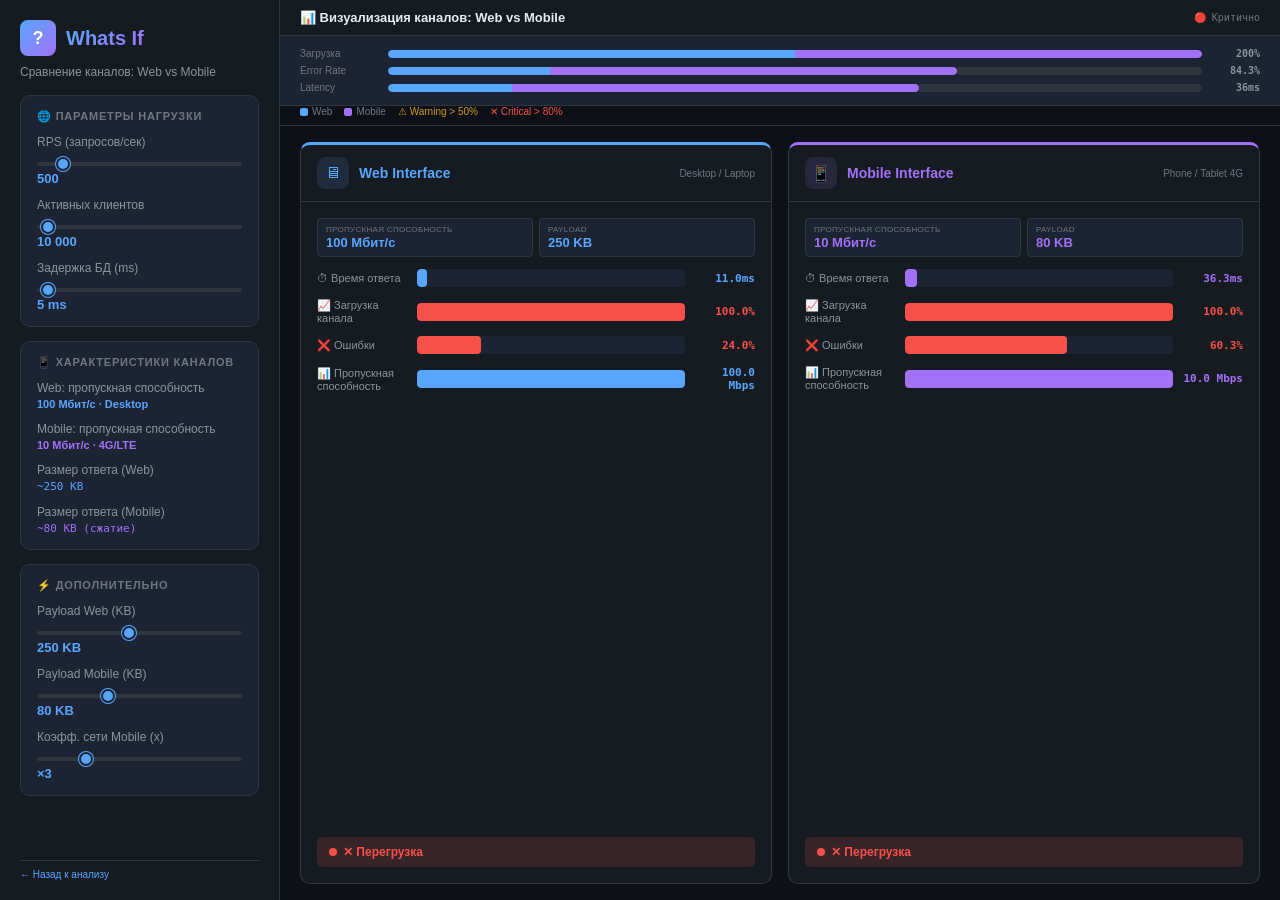
<file: static/interfaces.html>
<!DOCTYPE html>
<html lang="ru">
<head>
<meta charset="UTF-8">
<meta name="viewport" content="width=device-width, initial-scale=1.0">
<title>Whats If — Интерфейсы: Web vs Mobile</title>
<link rel="stylesheet" href="/static/css/style.css">
<style>
:root {
  --web-color: #58a6ff;
  --web-bg: rgba(88,166,255,0.12);
  --mobile-color: #a371f7;
  --mobile-bg: rgba(163,113,247,0.12);
}

.interface-grid {
  display: grid;
  grid-template-columns: 1fr 1fr;
  gap: 16px;
  padding: 16px 20px;
  flex: 1;
  overflow: auto;
}

.interface-card {
  border: 1px solid var(--border);
  border-radius: var(--radius);
  background: var(--bg-secondary);
  display: flex;
  flex-direction: column;
  overflow: hidden;
}

.interface-card.web { border-top: 3px solid var(--web-color); }
.interface-card.mobile { border-top: 3px solid var(--mobile-color); }

.interface-header {
  padding: 12px 16px;
  border-bottom: 1px solid var(--border);
  display: flex;
  align-items: center;
  gap: 10px;
}

.interface-header .icon {
  width: 32px; height: 32px;
  border-radius: 8px;
  display: flex;
  align-items: center;
  justify-content: center;
  font-size: 16px;
}

.interface-card.web .icon { background: var(--web-bg); color: var(--web-color); }
.interface-card.mobile .icon { background: var(--mobile-bg); color: var(--mobile-color); }

.interface-header .title {
  font-size: 14px;
  font-weight: 700;
}

.interface-card.web .title { color: var(--web-color); }
.interface-card.mobile .title { color: var(--mobile-color); }

.interface-header .sub {
  font-size: 10px;
  color: var(--text-muted);
  margin-left: auto;
}

.channel-diagram {
  padding: 16px;
  flex: 1;
  display: flex;
  flex-direction: column;
  gap: 12px;
}

.channel-row {
  display: flex;
  align-items: center;
  gap: 10px;
}

.channel-row .label {
  font-size: 11px;
  color: var(--text-secondary);
  width: 90px;
  flex-shrink: 0;
}

.channel-row .bar-track {
  flex: 1;
  height: 18px;
  background: var(--bg-card);
  border-radius: 4px;
  overflow: hidden;
  position: relative;
}

.channel-row .bar-fill {
  height: 100%;
  border-radius: 4px;
  transition: width 0.4s ease, background 0.4s ease;
}

.channel-row .bar-track.web .bar-fill { background: var(--web-color); }
.channel-row .bar-track.mobile .bar-fill { background: var(--mobile-color); }

.channel-row .bar-value {
  font-size: 11px;
  font-weight: 600;
  width: 60px;
  text-align: right;
  font-family: var(--font-mono);
  flex-shrink: 0;
}

.channel-status {
  display: flex;
  align-items: center;
  gap: 6px;
  padding: 8px 12px;
  border-radius: var(--radius-sm);
  font-size: 12px;
  font-weight: 600;
  margin-top: auto;
}

.channel-status .dot {
  width: 8px; height: 8px;
  border-radius: 50%;
}

.channel-status.healthy { background: var(--green-bg); color: var(--green); }
.channel-status.healthy .dot { background: var(--green); }
.channel-status.warning { background: var(--yellow-bg); color: var(--yellow); }
.channel-status.warning .dot { background: var(--yellow); }
.channel-status.critical { background: var(--red-bg); color: var(--red); }
.channel-status.critical .dot { background: var(--red); animation: pulse-opacity 1s ease-in-out infinite; }

.metrics-row {
  display: grid;
  grid-template-columns: 1fr 1fr;
  gap: 6px;
}

.metric-mini {
  background: var(--bg-card);
  border: 1px solid var(--border);
  border-radius: 4px;
  padding: 6px 8px;
}

.metric-mini .m-label {
  font-size: 8px;
  color: var(--text-muted);
  text-transform: uppercase;
  letter-spacing: 0.3px;
}

.metric-mini .m-value {
  font-size: 13px;
  font-weight: 700;
  margin-top: 1px;
}

.comparison-bar {
  padding: 12px 20px;
  border-bottom: 1px solid var(--border);
  background: var(--bg-card);
}

.comparison-bar .comp-row {
  display: flex;
  align-items: center;
  gap: 8px;
  margin-bottom: 6px;
}

.comparison-bar .comp-row:last-child { margin-bottom: 0; }

.comparison-bar .comp-label {
  font-size: 10px;
  color: var(--text-muted);
  width: 80px;
  flex-shrink: 0;
}

.comparison-bar .comp-track {
  flex: 1;
  height: 8px;
  border-radius: 4px;
  background: var(--bg-primary);
  display: flex;
  overflow: hidden;
}

.comparison-bar .comp-track .seg-web {
  height: 100%;
  background: var(--web-color);
  transition: width 0.4s ease;
  border-radius: 4px 0 0 4px;
}

.comparison-bar .comp-track .seg-mobile {
  height: 100%;
  background: var(--mobile-color);
  transition: width 0.4s ease;
  border-radius: 0 4px 4px 0;
}

.comparison-bar .comp-track .seg-free {
  height: 100%;
  background: var(--border);
  transition: width 0.4s ease;
}

.comparison-bar .comp-value {
  font-size: 10px;
  font-weight: 600;
  width: 50px;
  text-align: right;
  font-family: var(--font-mono);
  flex-shrink: 0;
}

.control-panel {
  padding: 8px 20px;
  display: flex;
  gap: 16px;
  align-items: center;
  border-bottom: 1px solid var(--border);
  background: var(--bg-primary);
  flex-wrap: wrap;
}

.control-panel .ctrl-group {
  display: flex;
  align-items: center;
  gap: 6px;
}

.control-panel .ctrl-group label {
  font-size: 10px;
  color: var(--text-muted);
  white-space: nowrap;
  text-transform: uppercase;
  letter-spacing: 0.3px;
}

.control-panel input[type="range"] {
  width: 100px;
  height: 3px;
  -webkit-appearance: none;
  appearance: none;
  background: var(--border);
  border-radius: 2px;
  outline: none;
}

.control-panel input[type="range"]::-webkit-slider-thumb {
  -webkit-appearance: none;
  width: 10px; height: 10px;
  border-radius: 50%;
  background: var(--accent);
  cursor: pointer;
  border: 1px solid var(--bg-card);
}

.control-panel .ctrl-value {
  font-size: 11px;
  font-weight: 600;
  color: var(--accent);
  width: 50px;
  font-family: var(--font-mono);
}

.legend {
  display: flex;
  gap: 12px;
  padding: 0 20px 8px;
  font-size: 10px;
  color: var(--text-muted);
  border-bottom: 1px solid var(--border);
}

.legend .leg-item {
  display: flex;
  align-items: center;
  gap: 4px;
}

.legend .leg-dot {
  width: 8px; height: 8px;
  border-radius: 2px;
}

.legend .leg-dot.web { background: var(--web-color); }
.legend .leg-dot.mobile { background: var(--mobile-color); }

@media (max-width: 900px) {
  .interface-grid { grid-template-columns: 1fr; }
  .control-panel { gap: 8px; }
  .control-panel input[type="range"] { width: 70px; }
}
</style>
</head>
<body>

<div class="app">
  <aside class="sidebar" style="width:280px;min-width:280px">
    <div class="logo">
      <span class="logo-icon">?</span>
      <span class="logo-text">Whats If</span>
    </div>
    <p class="subtitle">Сравнение каналов: Web vs Mobile</p>

    <div class="panel-section">
      <h3>🌐 Параметры нагрузки</h3>

      <div class="field">
        <label for="rpsSlider">RPS (запросов/сек)</label>
        <input type="range" id="rpsSlider" min="10" max="5000" value="500" step="10">
        <div class="field-value"><span id="rpsVal">500</span></div>
      </div>

      <div class="field">
        <label for="clientsSlider">Активных клиентов</label>
        <input type="range" id="clientsSlider" min="100" max="500000" value="10000" step="100">
        <div class="field-value"><span id="clientsVal">10 000</span></div>
      </div>

      <div class="field">
        <label for="dbLatencySlider">Задержка БД (ms)</label>
        <input type="range" id="dbLatencySlider" min="1" max="200" value="5" step="1">
        <div class="field-value"><span id="dbLatencyVal">5</span> ms</div>
      </div>
    </div>

    <div class="panel-section">
      <h3>📱 Характеристики каналов</h3>

      <div class="field">
        <label>Web: пропускная способность</label>
        <div style="font-size:11px;color:var(--web-color);font-weight:600">100 Мбит/с · Desktop</div>
      </div>
      <div class="field">
        <label>Mobile: пропускная способность</label>
        <div style="font-size:11px;color:var(--mobile-color);font-weight:600">10 Мбит/с · 4G/LTE</div>
      </div>
      <div class="field">
        <label>Размер ответа (Web)</label>
        <div style="font-size:11px;color:var(--web-color);font-family:var(--font-mono)">~250 KB</div>
      </div>
      <div class="field">
        <label>Размер ответа (Mobile)</label>
        <div style="font-size:11px;color:var(--mobile-color);font-family:var(--font-mono)">~80 KB (сжатие)</div>
      </div>
    </div>

    <div class="panel-section">
      <h3>⚡ Дополнительно</h3>
      <div class="field">
        <label for="payloadWeb">Payload Web (KB)</label>
        <input type="range" id="payloadWeb" min="50" max="500" value="250" step="10">
        <div class="field-value"><span id="payloadWebVal">250</span> KB</div>
      </div>
      <div class="field">
        <label for="payloadMobile">Payload Mobile (KB)</label>
        <input type="range" id="payloadMobile" min="20" max="200" value="80" step="5">
        <div class="field-value"><span id="payloadMobileVal">80</span> KB</div>
      </div>
      <div class="field">
        <label for="mobileLatency">Коэфф. сети Mobile (x)</label>
        <input type="range" id="mobileLatency" min="1" max="10" value="3" step="0.5">
        <div class="field-value">×<span id="mobileLatencyVal">3</span></div>
      </div>
    </div>

    <div style="margin-top:auto;padding-top:8px;border-top:1px solid var(--border);font-size:10px;color:var(--text-muted)">
      <a href="/" style="color:var(--accent);text-decoration:none">← Назад к анализу</a>
    </div>
  </aside>

  <main class="main">
    <div class="top-bar">
      <div class="top-bar-left">
        <span class="scenario-label">📊 Визуализация каналов: Web vs Mobile</span>
      </div>
      <div class="last-updated" id="statusIndicator">🟢 Работает</div>
    </div>

    <div class="comparison-bar" id="comparisonBar">
      <div class="comp-row">
        <span class="comp-label">Загрузка</span>
        <div class="comp-track">
          <div class="seg-web" id="compLoadWeb" style="width:30%"></div>
          <div class="seg-mobile" id="compLoadMobile" style="width:40%"></div>
          <div class="seg-free" id="compLoadFree" style="width:30%"></div>
        </div>
        <span class="comp-value" id="compLoadVal" style="color:var(--text-secondary)">—</span>
      </div>
      <div class="comp-row">
        <span class="comp-label">Error Rate</span>
        <div class="comp-track">
          <div class="seg-web" id="compErrWeb" style="width:5%"></div>
          <div class="seg-mobile" id="compErrMobile" style="width:8%"></div>
          <div class="seg-free" id="compErrFree" style="width:87%"></div>
        </div>
        <span class="comp-value" id="compErrVal" style="color:var(--text-secondary)">—</span>
      </div>
      <div class="comp-row">
        <span class="comp-label">Latency</span>
        <div class="comp-track">
          <div class="seg-web" id="compLatWeb" style="width:20%"></div>
          <div class="seg-mobile" id="compLatMobile" style="width:35%"></div>
          <div class="seg-free" id="compLatFree" style="width:45%"></div>
        </div>
        <span class="comp-value" id="compLatVal" style="color:var(--text-secondary)">—</span>
      </div>
    </div>

    <div class="legend">
      <span class="leg-item"><span class="leg-dot web"></span> Web</span>
      <span class="leg-item"><span class="leg-dot mobile"></span> Mobile</span>
      <span class="leg-item" style="color:var(--yellow)">⚠ Warning &gt; 50%</span>
      <span class="leg-item" style="color:var(--red)">✕ Critical &gt; 80%</span>
    </div>

    <div class="interface-grid" id="interfaceGrid">
      <!-- Web Channel -->
      <div class="interface-card web">
        <div class="interface-header">
          <div class="icon">🖥</div>
          <span class="title">Web Interface</span>
          <span class="sub">Desktop / Laptop</span>
        </div>
        <div class="channel-diagram">
          <div class="metrics-row">
            <div class="metric-mini">
              <div class="m-label">Пропускная способность</div>
              <div class="m-value" style="color:var(--web-color)" id="webBandwidth">100 Мбит/с</div>
            </div>
            <div class="metric-mini">
              <div class="m-label">Payload</div>
              <div class="m-value" style="color:var(--web-color)" id="webPayload">250 KB</div>
            </div>
          </div>
          <div class="channel-row">
            <span class="label">⏱ Время ответа</span>
            <div class="bar-track web"><div class="bar-fill" id="webLatBar" style="width:15%"></div></div>
            <span class="bar-value" id="webLatVal" style="color:var(--web-color)">15ms</span>
          </div>
          <div class="channel-row">
            <span class="label">📈 Загрузка канала</span>
            <div class="bar-track web"><div class="bar-fill" id="webLoadBar" style="width:25%"></div></div>
            <span class="bar-value" id="webLoadVal" style="color:var(--web-color)">25%</span>
          </div>
          <div class="channel-row">
            <span class="label">❌ Ошибки</span>
            <div class="bar-track web"><div class="bar-fill" id="webErrBar" style="width:5%"></div></div>
            <span class="bar-value" id="webErrVal" style="color:var(--web-color)">0.5%</span>
          </div>
          <div class="channel-row">
            <span class="label">📊 Пропускная способность</span>
            <div class="bar-track web"><div class="bar-fill" id="webThroughputBar" style="width:20%"></div></div>
            <span class="bar-value" id="webThroughputVal" style="color:var(--web-color)">20 Mbps</span>
          </div>
          <div class="channel-status healthy" id="webStatus">
            <span class="dot"></span>
            <span id="webStatusText">✓ Здоров</span>
          </div>
        </div>
      </div>

      <!-- Mobile Channel -->
      <div class="interface-card mobile">
        <div class="interface-header">
          <div class="icon">📱</div>
          <span class="title">Mobile Interface</span>
          <span class="sub">Phone / Tablet 4G</span>
        </div>
        <div class="channel-diagram">
          <div class="metrics-row">
            <div class="metric-mini">
              <div class="m-label">Пропускная способность</div>
              <div class="m-value" style="color:var(--mobile-color)" id="mobileBandwidth">10 Мбит/с</div>
            </div>
            <div class="metric-mini">
              <div class="m-label">Payload</div>
              <div class="m-value" style="color:var(--mobile-color)" id="mobilePayload">80 KB</div>
            </div>
          </div>
          <div class="channel-row">
            <span class="label">⏱ Время ответа</span>
            <div class="bar-track mobile"><div class="bar-fill" id="mobileLatBar" style="width:35%"></div></div>
            <span class="bar-value" id="mobileLatVal" style="color:var(--mobile-color)">45ms</span>
          </div>
          <div class="channel-row">
            <span class="label">📈 Загрузка канала</span>
            <div class="bar-track mobile"><div class="bar-fill" id="mobileLoadBar" style="width:40%"></div></div>
            <span class="bar-value" id="mobileLoadVal" style="color:var(--mobile-color)">40%</span>
          </div>
          <div class="channel-row">
            <span class="label">❌ Ошибки</span>
            <div class="bar-track mobile"><div class="bar-fill" id="mobileErrBar" style="width:8%"></div></div>
            <span class="bar-value" id="mobileErrVal" style="color:var(--mobile-color)">1.2%</span>
          </div>
          <div class="channel-row">
            <span class="label">📊 Пропускная способность</span>
            <div class="bar-track mobile"><div class="bar-fill" id="mobileThroughputBar" style="width:30%"></div></div>
            <span class="bar-value" id="mobileThroughputVal" style="color:var(--mobile-color)">3 Mbps</span>
          </div>
          <div class="channel-status healthy" id="mobileStatus">
            <span class="dot"></span>
            <span id="mobileStatusText">✓ Здоров</span>
          </div>
        </div>
      </div>
    </div>
  </main>
</div>

<script>
const $ = id => document.getElementById(id);

const rpsSlider = $('rpsSlider');
const clientsSlider = $('clientsSlider');
const dbLatSlider = $('dbLatencySlider');
const payloadWeb = $('payloadWeb');
const payloadMobile = $('payloadMobile');
const mobileLatFactor = $('mobileLatency');

const WB = 100;     // Web bandwidth: 100 Mbps
const MB = 10;      // Mobile bandwidth: 10 Mbps

function fmt(n) { return Number(n).toLocaleString('ru-RU'); }

function cap(v) { return Math.min(100, Math.max(0, v)); }

function update() {
  const rps = +rpsSlider.value;
  const clients = +clientsSlider.value;
  const dbLat = +dbLatSlider.value;
  const pWeb = +payloadWeb.value;      // KB
  const pMobile = +payloadMobile.value; // KB
  const mobileNet = +mobileLatFactor.value;

  // ── Web Channel ──────────────────────────────────────
  // Web: high bandwidth, low latency overhead
  const webRpsPerClient = rps / Math.max(1, clients / 1000);
  const webPayloadMbit = (pWeb * 8) / 1000; // KB → Mbit
  const webNetLat = 2 + dbLat * 0.3;         // network + DB
  const webQueueLat = (rps / 100) * 1.5;     // queueing delay
  const webLat = webNetLat + webQueueLat;

  const webDataRate = rps * webPayloadMbit; // Mbps
  const webLoadPct = cap((webDataRate / WB) * 100);

  const webErrBase = webLoadPct > 80 ? (webLoadPct - 80) * 1.2 : 0;
  const webErrRate = cap(webErrBase + (dbLat > 50 ? (dbLat - 50) * 0.05 : 0));

  const webThroughput = Math.min(WB, webDataRate);
  const webThroughputPct = cap((webThroughput / WB) * 100);

  const webStatus = webLoadPct >= 80 ? 'critical' : webLoadPct >= 50 ? 'warning' : 'healthy';

  // ── Mobile Channel ───────────────────────────────────
  // Mobile: limited bandwidth, higher network latency, compression
  const mobileRpsPerClient = rps / Math.max(1, clients / 1000);
  const mobilePayloadMbit = (pMobile * 8) / 1000; // KB → Mbit
  const mobileNetLat = (10 + dbLat * 0.5) * mobileNet / 2; // 4G overhead × factor
  const mobileQueueLat = (rps / 100) * 3.5;                // queuing worse on mobile
  const mobileLat = mobileNetLat + mobileQueueLat;

  const mobileDataRate = rps * mobilePayloadMbit; // Mbps
  const mobileLoadPct = cap((mobileDataRate / MB) * 100);

  const mobileErrBase = mobileLoadPct > 60 ? (mobileLoadPct - 60) * 1.5 : 0;
  const mobileErrRate = cap(mobileErrBase + (dbLat > 30 ? (dbLat - 30) * 0.1 : 0) + (mobileNet / 5) * 0.5);

  const mobileThroughput = Math.min(MB, mobileDataRate);
  const mobileThroughputPct = cap((mobileThroughput / MB) * 100);

  const mobileStatus = mobileLoadPct >= 70 ? 'critical' : mobileLoadPct >= 40 ? 'warning' : 'healthy';

  // ── Update Web UI ────────────────────────────────────
  // Web Latency
  $('webLatBar').style.width = cap(webLat / 3) + '%';
  $('webLatVal').textContent = webLat.toFixed(1) + 'ms';

  // Web Load
  $('webLoadBar').style.width = webLoadPct + '%';
  $('webLoadBar').style.background = webStatus === 'critical' ? 'var(--red)' : webStatus === 'warning' ? 'var(--yellow)' : 'var(--web-color)';
  $('webLoadVal').textContent = webLoadPct.toFixed(1) + '%';
  $('webLoadVal').style.color = webStatus === 'critical' ? 'var(--red)' : webStatus === 'warning' ? 'var(--yellow)' : 'var(--web-color)';

  // Web Errors
  $('webErrBar').style.width = webErrRate + '%';
  $('webErrBar').style.background = webErrRate > 10 ? 'var(--red)' : webErrRate > 3 ? 'var(--yellow)' : 'var(--web-color)';
  $('webErrVal').textContent = webErrRate.toFixed(1) + '%';
  $('webErrVal').style.color = webErrRate > 10 ? 'var(--red)' : webErrRate > 3 ? 'var(--yellow)' : 'var(--web-color)';

  // Web Throughput
  $('webThroughputBar').style.width = webThroughputPct + '%';
  $('webThroughputVal').textContent = webThroughput.toFixed(1) + ' Mbps';

  // Web Status
  updateStatus('web', webStatus);
  $('webStatus').className = 'channel-status ' + webStatus;
  $('webStatusText').textContent = webStatus === 'critical' ? '✕ Перегрузка' : webStatus === 'warning' ? '⚠ На пределе' : '✓ Здоров';

  // ── Update Mobile UI ─────────────────────────────────
  // Mobile Latency
  $('mobileLatBar').style.width = cap(mobileLat / 8) + '%';
  $('mobileLatVal').textContent = mobileLat.toFixed(1) + 'ms';

  // Mobile Load
  $('mobileLoadBar').style.width = mobileLoadPct + '%';
  $('mobileLoadBar').style.background = mobileStatus === 'critical' ? 'var(--red)' : mobileStatus === 'warning' ? 'var(--yellow)' : 'var(--mobile-color)';
  $('mobileLoadVal').textContent = mobileLoadPct.toFixed(1) + '%';
  $('mobileLoadVal').style.color = mobileStatus === 'critical' ? 'var(--red)' : mobileStatus === 'warning' ? 'var(--yellow)' : 'var(--mobile-color)';

  // Mobile Errors
  $('mobileErrBar').style.width = mobileErrRate + '%';
  $('mobileErrBar').style.background = mobileErrRate > 10 ? 'var(--red)' : mobileErrRate > 3 ? 'var(--yellow)' : 'var(--mobile-color)';
  $('mobileErrVal').textContent = mobileErrRate.toFixed(1) + '%';
  $('mobileErrVal').style.color = mobileErrRate > 10 ? 'var(--red)' : mobileErrRate > 3 ? 'var(--yellow)' : 'var(--mobile-color)';

  // Mobile Throughput
  $('mobileThroughputBar').style.width = mobileThroughputPct + '%';
  $('mobileThroughputVal').textContent = mobileThroughput.toFixed(1) + ' Mbps';

  // Mobile Status
  $('mobileStatus').className = 'channel-status ' + mobileStatus;
  $('mobileStatusText').textContent = mobileStatus === 'critical' ? '✕ Перегрузка' : mobileStatus === 'warning' ? '⚠ На пределе' : '✓ Здоров';

  // ── Static info ──────────────────────────────────────
  $('webBandwidth').textContent = WB + ' Мбит/с';
  $('webPayload').textContent = pWeb + ' KB';
  $('mobileBandwidth').textContent = MB + ' Мбит/с';
  $('mobilePayload').textContent = pMobile + ' KB';

  // ── Comparison Bar ───────────────────────────────────
  const maxLoad = Math.max(webLoadPct, mobileLoadPct, 1);
  const wLoadShare = (webLoadPct / maxLoad) * 50;
  const mLoadShare = (mobileLoadPct / maxLoad) * 50;
  const fLoadShare = 100 - wLoadShare - mLoadShare;
  $('compLoadWeb').style.width = wLoadShare + '%';
  $('compLoadMobile').style.width = mLoadShare + '%';
  $('compLoadFree').style.width = fLoadShare + '%';

  const maxErr = Math.max(webErrRate, mobileErrRate, 1);
  const wErrShare = (webErrRate / maxErr) * 50;
  const mErrShare = (mobileErrRate / maxErr) * 50;
  const fErrShare = 100 - wErrShare - mErrShare;
  $('compErrWeb').style.width = wErrShare + '%';
  $('compErrMobile').style.width = mErrShare + '%';
  $('compErrFree').style.width = fErrShare + '%';

  const maxLat = Math.max(webLat, mobileLat, 1);
  const wLatShare = (webLat / maxLat) * 50;
  const mLatShare = (mobileLat / maxLat) * 50;
  const fLatShare = 100 - wLatShare - mLatShare;
  $('compLatWeb').style.width = wLatShare + '%';
  $('compLatMobile').style.width = mLatShare + '%';
  $('compLatFree').style.width = fLatShare + '%';

  $('compLoadVal').textContent = (webLoadPct + mobileLoadPct).toFixed(0) + '%';
  $('compErrVal').textContent = (webErrRate + mobileErrRate).toFixed(1) + '%';
  $('compLatVal').textContent = Math.max(webLat, mobileLat).toFixed(0) + 'ms';

  // ── Overall indicator ────────────────────────────────
  const worst = webStatus === 'critical' || mobileStatus === 'critical' ? 'critical'
              : webStatus === 'warning' || mobileStatus === 'warning' ? 'warning' : 'healthy';
  $('statusIndicator').innerHTML = worst === 'critical' ? '🔴 Критично'
                                 : worst === 'warning' ? '🟡 На пределе'
                                 : '🟢 Работает';
}

function updateStatus(prefix, status) {
  const el = $(prefix + 'Status');
  el.className = 'channel-status ' + status;
}

// ── Bind sliders ───────────────────────────────────────
rpsSlider.addEventListener('input', () => { $('rpsVal').textContent = rpsSlider.value; update(); });
clientsSlider.addEventListener('input', () => { $('clientsVal').textContent = fmt(clientsSlider.value); update(); });
dbLatSlider.addEventListener('input', () => { $('dbLatencyVal').textContent = dbLatSlider.value; update(); });
payloadWeb.addEventListener('input', () => { $('payloadWebVal').textContent = payloadWeb.value; update(); });
payloadMobile.addEventListener('input', () => { $('payloadMobileVal').textContent = payloadMobile.value; update(); });
mobileLatFactor.addEventListener('input', () => { $('mobileLatencyVal').textContent = mobileLatFactor.value; update(); });

// ── Init ───────────────────────────────────────────────
update();
</script>
</body>
</html>
</file>
<file: static/css/style.css>
* {
  margin: 0;
  padding: 0;
  box-sizing: border-box;
}

:root {
  --bg-primary: #0d1117;
  --bg-secondary: #161b22;
  --bg-card: #1c2333;
  --bg-hover: #212a3e;
  --border: #30363d;
  --text-primary: #e6edf3;
  --text-secondary: #8b949e;
  --text-muted: #6e7681;
  --accent: #58a6ff;
  --accent-hover: #79c0ff;
  --green: #3fb950;
  --green-bg: rgba(63, 185, 80, 0.15);
  --yellow: #d29922;
  --yellow-bg: rgba(210, 153, 34, 0.15);
  --red: #f85149;
  --red-bg: rgba(248, 81, 73, 0.15);
  --blue: #58a6ff;
  --blue-bg: rgba(88, 166, 255, 0.1);
  --radius: 10px;
  --radius-sm: 6px;
  --font-mono: 'SF Mono', Monaco, 'Cascadia Code', 'JetBrains Mono', monospace;
}

body {
  font-family: -apple-system, BlinkMacSystemFont, 'Segoe UI', Roboto, Oxygen, sans-serif;
  background: var(--bg-primary);
  color: var(--text-primary);
  height: 100vh;
  overflow: hidden;
  font-size: 16px;
}

.app {
  display: flex;
  height: 100vh;
}

/* ── Sidebar ────────────────────────────────────────────── */
.sidebar {
  width: 320px;
  min-width: 320px;
  background: var(--bg-secondary);
  border-right: 1px solid var(--border);
  padding: 20px;
  overflow-y: auto;
  display: flex;
  flex-direction: column;
  gap: 14px;
}

.logo {
  display: flex;
  align-items: center;
  gap: 10px;
}

.logo-icon {
  width: 36px;
  height: 36px;
  border-radius: 8px;
  background: linear-gradient(135deg, var(--accent), #a371f7);
  display: flex;
  align-items: center;
  justify-content: center;
  font-size: 18px;
  font-weight: 700;
  color: #fff;
}

.logo-text {
  font-size: 20px;
  font-weight: 700;
  background: linear-gradient(135deg, var(--accent), #a371f7);
  -webkit-background-clip: text;
  -webkit-text-fill-color: transparent;
  background-clip: text;
}

.subtitle {
  font-size: 12px;
  color: var(--text-secondary);
  margin-top: -6px;
  line-height: 1.4;
}

.section-hint {
  font-size: 11px;
  color: var(--text-muted);
  margin-bottom: 8px;
  margin-top: -8px;
}

/* ── Panel ──────────────────────────────────────────────── */
.panel-section {
  background: var(--bg-card);
  border: 1px solid var(--border);
  border-radius: var(--radius);
  padding: 14px 16px;
}

/* ── Manifest Toggle ── */
.manifest-toggle {
  margin-top: 4px;
}

.manifest-toggle-label {
  display: flex;
  align-items: center;
  gap: 6px;
  font-size: 11px;
  font-weight: 600;
  color: var(--text-secondary);
  cursor: pointer;
  padding: 4px 0;
}

.manifest-toggle-label input[type="checkbox"] {
  accent-color: var(--accent);
}

.capacities-toggle {
  margin-top: 4px;
}

.capacities-toggle-label {
  display: flex;
  align-items: center;
  gap: 6px;
  font-size: 11px;
  font-weight: 600;
  color: var(--text-secondary);
  cursor: pointer;
  padding: 4px 0;
}

.capacities-toggle-label input[type="checkbox"] {
  accent-color: var(--accent);
}

.cap-input {
  width: 100%;
  padding: 4px 8px;
  font-size: 11px;
  font-family: inherit;
  background: var(--bg-main);
  color: var(--text-primary);
  border: 1px solid var(--border);
  border-radius: var(--radius-sm);
  outline: none;
  box-sizing: border-box;
}

.cap-input:focus {
  border-color: var(--accent);
}

.manifest-app-row {
  display: flex;
  align-items: center;
  gap: 6px;
  padding: 3px 0;
  font-size: 11px;
  border-bottom: 1px solid var(--border);
}

.manifest-app-row:last-child {
  border-bottom: none;
}

.manifest-app-name {
  flex: 1;
  font-weight: 600;
  color: var(--text-primary);
}

.manifest-app-badge {
  font-size: 9px;
  padding: 1px 5px;
  border-radius: 3px;
  background: var(--bg-hover);
  color: var(--text-muted);
  font-family: var(--font-mono);
}

/* ── Locust Toggle ── */
.locust-toggle {
  margin-top: 4px;
}

.locust-toggle-label {
  display: flex;
  align-items: center;
  gap: 6px;
  font-size: 11px;
  font-weight: 600;
  color: var(--text-secondary);
  cursor: pointer;
  padding: 4px 0;
}

.locust-toggle-label input[type="checkbox"] {
  accent-color: var(--accent);
}

.locust-input {
  width: 100%;
  background: var(--bg-primary);
  border: 1px solid var(--border);
  border-radius: var(--radius-sm);
  color: var(--text-primary);
  padding: 6px 8px;
  font-size: 12px;
  font-family: var(--font-mono);
  box-sizing: border-box;
}

.locust-input:focus {
  outline: none;
  border-color: var(--accent);
}

textarea.locust-input {
  resize: vertical;
}

.panel-section h3 {
  font-size: 11px;
  text-transform: uppercase;
  letter-spacing: 0.8px;
  color: var(--text-muted);
  margin-bottom: 12px;
  font-weight: 600;
}

.field {
  margin-bottom: 12px;
}

.field:last-child {
  margin-bottom: 0;
}

.field label {
  display: block;
  font-size: 12px;
  color: var(--text-secondary);
  margin-bottom: 3px;
  font-weight: 500;
}

.field input[type="range"] {
  width: 100%;
  height: 4px;
  -webkit-appearance: none;
  appearance: none;
  background: var(--border);
  border-radius: 2px;
  outline: none;
}

.field input[type="range"]::-webkit-slider-thumb {
  -webkit-appearance: none;
  appearance: none;
  width: 14px;
  height: 14px;
  border-radius: 50%;
  background: var(--accent);
  cursor: pointer;
  border: 2px solid var(--bg-card);
  box-shadow: 0 0 0 1px var(--accent);
}

.field-value {
  font-size: 13px;
  font-weight: 600;
  color: var(--accent);
  margin-top: 1px;
}

/* ── Scenarios ──────────────────────────────────────────── */
.scenario-list {
  display: flex;
  flex-direction: column;
  gap: 4px;
}

.scenario-item {
  padding: 8px 10px;
  border: 1px solid var(--border);
  border-radius: var(--radius-sm);
  cursor: pointer;
  transition: all 0.15s ease;
  background: transparent;
}

.scenario-item:hover {
  background: var(--bg-hover);
  border-color: var(--text-muted);
}

.scenario-item.active {
  border-color: var(--accent);
  background: var(--blue-bg);
  box-shadow: 0 0 0 1px var(--accent);
}

.scenario-item .s-name {
  font-size: 12px;
  font-weight: 600;
  color: var(--text-primary);
}

.scenario-item .s-desc {
  font-size: 10px;
  color: var(--text-muted);
  margin-top: 1px;
  line-height: 1.3;
}

.scenario-item .s-params {
  font-size: 9px;
  color: var(--accent);
  margin-top: 2px;
  font-family: var(--font-mono);
}

/* ── Button ─────────────────────────────────────────────── */
.btn-primary {
  padding: 11px 24px;
  background: linear-gradient(135deg, var(--accent), #7c3aed);
  color: #fff;
  border: none;
  border-radius: var(--radius-sm);
  font-size: 13px;
  font-weight: 600;
  cursor: pointer;
  transition: all 0.15s ease;
  width: 100%;
}

.btn-primary:hover {
  filter: brightness(1.15);
  transform: translateY(-1px);
}

.btn-primary:active {
  transform: translateY(0);
}

.btn-primary:disabled {
  opacity: 0.6;
  cursor: not-allowed;
  transform: none;
  filter: none;
}

/* ── Tabs ────────────────────────────────────────────────── */
.tab-bar {
  display: flex;
  background: var(--bg-secondary);
  border-bottom: 1px solid var(--border);
  padding: 0 12px;
  gap: 0;
}

.tab {
  padding: 8px 16px;
  font-size: 12px;
  font-weight: 600;
  background: none;
  border: none;
  border-bottom: 2px solid transparent;
  color: var(--text-muted);
  cursor: pointer;
  transition: all 0.15s;
}

.tab:hover {
  color: var(--text-primary);
  background: rgba(255,255,255,0.03);
}

.tab.active {
  color: var(--accent);
  border-bottom-color: var(--accent);
}

.tab-panel {
  display: none;
  flex-direction: column;
  flex: 1;
  overflow: hidden;
}

.tab-panel.active {
  display: flex;
}

.arch-info {
  position: absolute;
  top: 12px;
  right: 12px;
  width: 260px;
  background: var(--bg-secondary);
  border: 1px solid var(--border);
  border-radius: var(--radius);
  padding: 12px;
  z-index: 10;
  box-shadow: 0 8px 24px rgba(0,0,0,0.4);
}

.arch-info-header {
  display: flex;
  align-items: center;
  justify-content: space-between;
  margin-bottom: 8px;
  font-size: 13px;
  font-weight: 600;
}

.arch-info-close {
  background: none;
  border: none;
  color: var(--text-muted);
  cursor: pointer;
  font-size: 14px;
  padding: 2px;
}

.arch-info-body {
  font-size: 11px;
  color: var(--text-secondary);
  line-height: 1.5;
}

.arch-summary-badge {
  position: absolute;
  bottom: 12px;
  left: 12px;
  background: var(--bg-secondary);
  border: 1px solid var(--border);
  border-radius: var(--radius);
  padding: 8px 12px;
  font-size: 11px;
  z-index: 10;
  box-shadow: 0 4px 12px rgba(0,0,0,0.3);
  max-width: 300px;
}

.arch-summary-badge .asb-row {
  font-weight: 600;
  margin-bottom: 2px;
}

.arch-summary-badge .asb-verdict {
  font-size: 10px;
  color: var(--text-secondary);
  line-height: 1.3;
}

.arch-summary-badge .asb-hint {
  font-size: 9px;
  color: var(--text-muted);
  margin-top: 4px;
}

.arch-summary-badge.ok { border-left: 3px solid var(--green); }
.arch-summary-badge.warn { border-left: 3px solid var(--yellow); }
.arch-summary-badge.fail { border-left: 3px solid var(--red); }

.arch-info-body dt {
  color: var(--text-muted);
  font-size: 10px;
  text-transform: uppercase;
  letter-spacing: 0.4px;
  margin-top: 6px;
}

.arch-info-body dd {
  margin-left: 0;
  color: var(--text-primary);
}

/* ── Main ───────────────────────────────────────────────── */
.main {
  flex: 1;
  display: flex;
  flex-direction: column;
  overflow: hidden;
}

.top-bar {
  display: flex;
  align-items: center;
  justify-content: space-between;
  padding: 10px 20px;
  border-bottom: 1px solid var(--border);
  background: var(--bg-secondary);
}

.top-bar-left {
  display: flex;
  align-items: center;
  gap: 10px;
}

.scenario-badge {
  font-size: 10px;
  font-weight: 700;
  text-transform: uppercase;
  letter-spacing: 0.5px;
  padding: 2px 8px;
  border-radius: 4px;
  background: var(--bg-card);
  border: 1px solid var(--border);
  color: var(--text-secondary);
}

.scenario-badge.baseline { border-color: var(--green); color: var(--green); }
.scenario-badge.load_spike { border-color: var(--yellow); color: var(--yellow); }
.scenario-badge.container_failure { border-color: var(--red); color: var(--red); }
.scenario-badge.latency_spike { border-color: var(--red); color: var(--red); }
.scenario-badge.client_growth { border-color: var(--accent); color: var(--accent); }
.scenario-badge.scale_out { border-color: var(--green); color: var(--green); }
.scenario-badge.ddos { border-color: var(--red); color: var(--red); }

.scenario-label {
  font-size: 13px;
  font-weight: 600;
  color: var(--text-primary);
}

.last-updated {
  font-size: 10px;
  color: var(--text-muted);
  font-family: var(--font-mono);
}

/* ── Summary cards ──────────────────────────────────────── */
.summary-cards {
  display: grid;
  grid-template-columns: repeat(6, 1fr);
  gap: 8px;
  padding: 12px 20px;
  background: var(--bg-primary);
  border-bottom: 1px solid var(--border);
}

.summary-card {
  display: flex;
  align-items: center;
  gap: 8px;
  padding: 10px 12px;
  border-radius: var(--radius-sm);
  background: var(--bg-card);
  border: 1px solid var(--border);
}

.summary-card.healthy { border-left: 3px solid var(--green); }
.summary-card.warning { border-left: 3px solid var(--yellow); }
.summary-card.critical { border-left: 3px solid var(--red); }
.summary-card.info { border-left: 3px solid var(--accent); }

.card-icon {
  font-size: 14px;
  width: 24px;
  height: 24px;
  border-radius: 6px;
  display: flex;
  align-items: center;
  justify-content: center;
  flex-shrink: 0;
}

.healthy .card-icon { background: var(--green-bg); color: var(--green); }
.warning .card-icon { background: var(--yellow-bg); color: var(--yellow); }
.critical .card-icon { background: var(--red-bg); color: var(--red); }
.info .card-icon { background: var(--blue-bg); color: var(--accent); }

.card-body { flex: 1; min-width: 0; }
.card-value {
  font-size: 16px;
  font-weight: 700;
  line-height: 1.2;
}
.unit {
  font-size: 10px;
  font-weight: 400;
  color: var(--text-muted);
}
.card-label {
  font-size: 9px;
  color: var(--text-muted);
  text-transform: uppercase;
  letter-spacing: 0.4px;
  white-space: nowrap;
}

/* ── Description ────────────────────────────────────────── */
/* ── Assertion Summary on main page ── */
.assert-summary {
  display: flex;
  align-items: center;
  gap: 12px;
  padding: 6px 20px;
  background: var(--bg-card);
  border-bottom: 1px solid var(--border);
}

.assert-summary-label {
  font-size: 11px;
  font-weight: 600;
  color: var(--text-muted);
  text-transform: uppercase;
  letter-spacing: 0.5px;
}

.assert-summary-badges {
  display: flex;
  gap: 6px;
}

.as-badge {
  font-size: 11px;
  font-weight: 700;
  padding: 2px 8px;
  border-radius: 4px;
  font-family: var(--font-mono);
}

.as-badge.pass {
  background: rgba(34, 197, 94, 0.12);
  color: var(--green);
}

.as-badge.fail {
  background: rgba(239, 68, 68, 0.12);
  color: var(--red);
}

.as-badge.total {
  background: var(--bg-hover);
  color: var(--text-muted);
}

.description-box {
  padding: 8px 20px;
  background: var(--bg-card);
  border-bottom: 1px solid var(--border);
}
.desc-text {
  font-size: 12px;
  color: var(--text-secondary);
  line-height: 1.5;
}

/* ── Recommendations (collapsible) ──────────────────────── */
.rec-collapse {
  border-bottom: 1px solid var(--border);
}

.rec-toggle {
  display: flex;
  align-items: center;
  gap: 6px;
  padding: 6px 20px;
  background: rgba(88, 166, 255, 0.06);
  cursor: pointer;
  font-size: 11px;
  font-weight: 700;
  text-transform: uppercase;
  letter-spacing: 0.6px;
  color: var(--accent);
  user-select: none;
  transition: background 0.15s;
}

.rec-toggle:hover {
  background: rgba(88, 166, 255, 0.12);
}

.rec-count {
  margin-left: auto;
  font-size: 9px;
  background: var(--accent);
  color: #fff;
  border-radius: 10px;
  padding: 0 6px;
  line-height: 16px;
  font-weight: 700;
}

.rec-arrow {
  font-size: 8px;
  color: var(--text-muted);
  transition: transform 0.15s;
}

.rec-body {
  display: none;
  padding: 4px 20px 8px;
  background: rgba(88, 166, 255, 0.03);
}

.rec-collapse.rec-open .rec-body {
  display: block;
}

.rec-list {
  display: flex;
  flex-direction: column;
  gap: 3px;
}

.rec-item {
  font-size: 12px;
  color: var(--text-secondary);
  padding: 3px 8px;
  border-radius: 4px;
  background: var(--bg-card);
  border-left: 2px solid var(--accent);
}

.rec-item.critical {
  border-left-color: var(--red);
  color: var(--red);
  background: var(--red-bg);
}

.rec-item.warning {
  border-left-color: var(--yellow);
  color: var(--yellow);
  background: var(--yellow-bg);
}

.rec-item.success {
  border-left-color: var(--green);
  color: var(--green);
  background: var(--green-bg);
}

/* ── Results Panel ──────────────────────────────────────── */
.results-panel {
  padding: 10px 20px;
  background: var(--bg-primary);
  border-bottom: 1px solid var(--border);
}

.results-title {
  font-size: 11px;
  font-weight: 700;
  text-transform: uppercase;
  letter-spacing: 0.6px;
  color: var(--accent);
  margin-bottom: 6px;
}

.results-verdict {
  font-size: 13px;
  font-weight: 600;
  padding: 6px 10px;
  border-radius: var(--radius-sm);
  margin-bottom: 6px;
}

.results-verdict.ok { background: var(--green-bg); color: var(--green); }
.results-verdict.warn { background: var(--yellow-bg); color: var(--yellow); }
.results-verdict.fail { background: var(--red-bg); color: var(--red); }

.results-what {
  font-size: 11px;
  color: var(--text-secondary);
  line-height: 1.5;
  margin-bottom: 8px;
  padding: 6px 10px;
  background: var(--bg-card);
  border-radius: var(--radius-sm);
  border-left: 2px solid var(--accent);
}

.limits-table {
  width: 100%;
  border-collapse: collapse;
  font-size: 11px;
}

.limits-table th {
  text-align: left;
  padding: 4px 6px;
  color: var(--text-muted);
  font-weight: 600;
  border-bottom: 1px solid var(--border);
}

.limits-table td {
  padding: 4px 6px;
  border-bottom: 1px solid var(--border);
  color: var(--text-secondary);
  font-family: var(--font-mono);
  font-size: 10px;
}

.limits-table td:first-child {
  color: var(--text-primary);
  font-family: inherit;
  font-weight: 500;
}

.limits-table .limit-ok { color: var(--green); }
.limits-table .limit-warn { color: var(--yellow); }
.limits-table .limit-fail { color: var(--red); }

/* ── Graph ──────────────────────────────────────────────── */
.graph-container {
  flex: 1;
  position: relative;
  overflow: hidden;
}

#graph {
  width: 100%;
  height: 100%;
}

.graph-container svg {
  width: 100%;
  height: 100%;
}

.node rect,
.node .node-bg {
  cursor: pointer;
  transition: opacity 0.15s;
}

.node:hover rect,
.node:hover .node-bg {
  opacity: 0.85;
}

.node-label {
  font-size: 10px;
  font-weight: 600;
  fill: var(--text-primary);
  pointer-events: none;
  text-anchor: middle;
  font-family: -apple-system, BlinkMacSystemFont, 'Segoe UI', Roboto, sans-serif;
}

.node-sublabel {
  font-size: 8px;
  fill: var(--text-muted);
  pointer-events: none;
  text-anchor: middle;
}

.edge-path {
  stroke-width: 1.5;
  fill: none;
  transition: all 0.3s;
}

.edge-label {
  font-size: 8px;
  fill: var(--text-muted);
  text-anchor: middle;
  font-family: var(--font-mono);
}

/* ── Critical pulse glow ────────────────────────────────── */
@keyframes pulse-glow {
  0%, 100% { filter: drop-shadow(0 0 4px rgba(248,81,73,0.6)); }
  50% { filter: drop-shadow(0 0 12px rgba(248,81,73,1)); }
}

@keyframes pulse-opacity {
  0%, 100% { opacity: 0.5; }
  50% { opacity: 0.15; }
}

.node.critical .node-bg {
  animation: pulse-glow 1.5s ease-in-out infinite;
}

/* ── Modal ──────────────────────────────────────────────── */
.modal-overlay {
  display: none;
  position: fixed;
  top: 0; left: 0; right: 0; bottom: 0;
  background: rgba(0,0,0,0.65);
  z-index: 100;
  align-items: center;
  justify-content: center;
}

.modal-overlay.open {
  display: flex;
}

.modal {
  background: var(--bg-secondary);
  border: 1px solid var(--border);
  border-radius: var(--radius);
  width: 420px;
  max-height: 80vh;
  overflow-y: auto;
  box-shadow: 0 20px 60px rgba(0,0,0,0.5);
}

.modal-header {
  display: flex;
  align-items: center;
  justify-content: space-between;
  padding: 14px 18px;
  border-bottom: 1px solid var(--border);
  font-size: 14px;
  font-weight: 600;
}

.modal-close {
  background: none;
  border: none;
  color: var(--text-muted);
  font-size: 16px;
  cursor: pointer;
  padding: 4px;
  line-height: 1;
}

.modal-close:hover {
  color: var(--text-primary);
}

.modal-body {
  padding: 16px 18px;
}

.metric-grid {
  display: grid;
  grid-template-columns: 1fr 1fr;
  gap: 8px;
}

.metric-item {
  background: var(--bg-card);
  border: 1px solid var(--border);
  border-radius: var(--radius-sm);
  padding: 8px 10px;
}

.metric-item .m-label {
  font-size: 9px;
  color: var(--text-muted);
  text-transform: uppercase;
  letter-spacing: 0.4px;
}

.metric-item .m-value {
  font-size: 15px;
  font-weight: 700;
  margin-top: 1px;
}

.m-value.healthy { color: var(--green); }
.m-value.warning { color: var(--yellow); }
.m-value.critical { color: var(--red); }

.modal-status {
  margin-top: 12px;
  padding: 8px 12px;
  border-radius: var(--radius-sm);
  font-size: 12px;
  font-weight: 600;
  text-align: center;
}

.modal-status.healthy { background: var(--green-bg); color: var(--green); }
.modal-status.warning { background: var(--yellow-bg); color: var(--yellow); }
.modal-status.critical { background: var(--red-bg); color: var(--red); }

/* ── Scrollbar ──────────────────────────────────────────── */
::-webkit-scrollbar { width: 5px; }
::-webkit-scrollbar-track { background: transparent; }
::-webkit-scrollbar-thumb { background: var(--border); border-radius: 3px; }
::-webkit-scrollbar-thumb:hover { background: var(--text-muted); }

/* ── Assertions Tab ──────────────────────────────────────── */
.assertions-layout {
  display: flex;
  flex: 1;
  overflow: hidden;
}

.assertions-sidebar {
  width: 260px;
  min-width: 260px;
  background: var(--bg-secondary);
  border-right: 1px solid var(--border);
  padding: 16px;
  display: flex;
  flex-direction: column;
  gap: 8px;
  overflow-y: auto;
}

.assertions-sidebar-title {
  font-size: 13px;
  font-weight: 700;
  color: var(--text-primary);
}

.assertions-sidebar-hint {
  font-size: 10px;
  color: var(--text-muted);
  margin-top: -4px;
}

.assertions-rules {
  display: flex;
  flex-direction: column;
  gap: 4px;
  flex: 1;
}

.assertion-rule {
  display: flex;
  align-items: center;
  gap: 8px;
  padding: 8px 10px;
  background: var(--bg-card);
  border: 1px solid var(--border);
  border-radius: var(--radius-sm);
  font-size: 11px;
  cursor: pointer;
  transition: all 0.15s;
  user-select: none;
}

.assertion-rule:hover {
  border-color: var(--accent);
  background: var(--bg-hover);
}

.assertion-rule.active {
  border-left: 3px solid var(--accent);
  background: var(--blue-bg);
}

.assertion-rule .rule-toggle {
  width: 16px;
  height: 16px;
  border-radius: 4px;
  border: 2px solid var(--border);
  display: flex;
  align-items: center;
  justify-content: center;
  font-size: 10px;
  color: #fff;
  flex-shrink: 0;
  transition: all 0.15s;
}

.assertion-rule .rule-toggle.on {
  background: var(--accent);
  border-color: var(--accent);
}

.assertion-rule .rule-toggle.off {
  background: transparent;
  border-color: var(--text-muted);
}

.assertion-rule .rule-body {
  flex: 1;
  min-width: 0;
}

.assertion-rule .rule-name {
  color: var(--text-primary);
  font-weight: 600;
  font-size: 11px;
}

.assertion-rule .rule-meta {
  display: flex;
  gap: 6px;
  margin-top: 1px;
}

.assertion-rule .rule-jmeter {
  font-size: 8px;
  color: var(--text-muted);
  background: var(--bg-primary);
  padding: 0 4px;
  border-radius: 3px;
  text-transform: uppercase;
  letter-spacing: 0.3px;
}

.assertion-rule .rule-threshold {
  font-size: 9px;
  color: var(--accent);
  font-family: var(--font-mono);
}

.assertion-rule .rule-status {
  font-size: 9px;
  font-weight: 700;
  font-family: var(--font-mono);
  text-align: right;
  flex-shrink: 0;
  min-width: 36px;
}

.assertion-rule .rule-status.pass {
  color: var(--green);
}

.assertion-rule .rule-status.fail {
  color: var(--red);
}

.assertion-rule .rule-status.none {
  color: var(--text-muted);
}

.assertions-sidebar-stats {
  display: flex;
  gap: 4px;
  padding: 8px 0;
  border-top: 1px solid var(--border);
  margin-top: auto;
}

.as-stat {
  flex: 1;
  text-align: center;
}

.as-stat-value {
  display: block;
  font-size: 16px;
  font-weight: 700;
  line-height: 1.2;
}

.as-stat-value.pass { color: var(--green); }
.as-stat-value.fail { color: var(--red); }
.as-stat-value.total { color: var(--accent); }

.as-stat-label {
  font-size: 8px;
  color: var(--text-muted);
  text-transform: uppercase;
  letter-spacing: 0.3px;
}

.assertions-main {
  flex: 1;
  display: flex;
  flex-direction: column;
  overflow: hidden;
}

.assertions-results {
  padding: 6px 16px;
  background: var(--bg-primary);
  border-bottom: 1px solid var(--border);
  max-height: 160px;
  overflow-y: auto;
}

.assertions-results-table-wrapper {
  overflow-x: auto;
}

.assertions-table {
  width: 100%;
  border-collapse: collapse;
  font-size: 10px;
}

.assertions-table th {
  text-align: left;
  padding: 4px 8px;
  color: var(--text-muted);
  font-weight: 600;
  border-bottom: 1px solid var(--border);
  white-space: nowrap;
}

.assertions-table td {
  padding: 3px 8px;
  border-bottom: 1px solid var(--border);
  color: var(--text-secondary);
  font-family: var(--font-mono);
  font-size: 10px;
}

.assertions-table td:first-child {
  font-family: inherit;
  font-weight: 500;
  color: var(--text-primary);
}

.assertions-table .assert-pass {
  color: var(--green);
  font-weight: 600;
}

.assertions-table .assert-fail {
  color: var(--red);
  font-weight: 600;
}

.assert-check-pass {
  fill: var(--green);
}

.assert-check-fail {
  fill: var(--red);
}

.assertions-actions {
  display: flex;
  flex-direction: column;
  gap: 6px;
  margin-top: 4px;
}

.btn-secondary {
  padding: 8px 16px;
  background: var(--bg-card);
  color: var(--text-primary);
  border: 1px solid var(--border);
  border-radius: var(--radius-sm);
  font-size: 11px;
  font-weight: 600;
  cursor: pointer;
  transition: all 0.15s ease;
  width: 100%;
  text-align: center;
}

.btn-secondary:hover {
  border-color: var(--accent);
  color: var(--accent);
  background: var(--blue-bg);
}

.top-bar-right {
  display: flex;
  align-items: center;
  gap: 8px;
}

.view-toggle {
  display: flex;
  background: var(--bg-primary);
  border: 1px solid var(--border);
  border-radius: var(--radius-sm);
  overflow: hidden;
}

.view-toggle-btn {
  padding: 3px 8px;
  font-size: 10px;
  font-weight: 600;
  background: none;
  border: none;
  color: var(--text-muted);
  cursor: pointer;
  transition: all 0.15s;
}

.view-toggle-btn.active {
  background: var(--accent);
  color: #fff;
}

.view-toggle-btn:not(.active):hover {
  color: var(--text-primary);
}

/* ── Tree View ── */
.assertions-results-tree {
  max-height: 200px;
  overflow-y: auto;
  padding: 4px 0;
}

.assert-tree {
  font-size: 11px;
  user-select: none;
}

.assert-tree-node {
  padding: 1px 0;
}

.assert-tree-toggle {
  display: inline-block;
  width: 12px;
  cursor: pointer;
  color: var(--text-muted);
  font-size: 8px;
}

.assert-tree-toggle.expanded::before {
  content: '▼';
}

.assert-tree-toggle.collapsed::before {
  content: '▶';
}

.assert-tree-toggle.leaf {
  visibility: hidden;
}

.assert-tree-content {
  margin-left: 16px;
}

.assert-tree-row {
  display: flex;
  align-items: center;
  gap: 6px;
  padding: 2px 4px;
  border-radius: 3px;
  cursor: pointer;
}

.assert-tree-row:hover {
  background: var(--bg-hover);
}

.assert-tree-icon {
  width: 16px;
  text-align: center;
  font-size: 10px;
}

.assert-tree-label {
  flex: 1;
  color: var(--text-primary);
  font-size: 10px;
}

.assert-tree-value {
  font-family: var(--font-mono);
  font-size: 9px;
}

.assert-tree-value.pass { color: var(--green); }
.assert-tree-value.fail { color: var(--red); }

/* ── Rule Editor Modal ── */
.modal-wide {
  width: 520px;
  max-width: 90vw;
}

.rule-editor {
  font-size: 12px;
}

.rule-editor .re-section {
  margin-bottom: 12px;
}

.rule-editor .re-label {
  display: block;
  font-size: 10px;
  color: var(--text-muted);
  text-transform: uppercase;
  letter-spacing: 0.4px;
  margin-bottom: 4px;
  font-weight: 600;
}

.rule-editor .re-row {
  display: flex;
  align-items: center;
  gap: 8px;
  margin-top: 4px;
}

.rule-editor select,
.rule-editor input[type="text"],
.rule-editor input[type="number"] {
  background: var(--bg-primary);
  border: 1px solid var(--border);
  border-radius: var(--radius-sm);
  color: var(--text-primary);
  padding: 4px 8px;
  font-size: 11px;
  font-family: var(--font-mono);
}

.rule-editor select {
  min-width: 100px;
}

.rule-editor input[type="text"],
.rule-editor input[type="number"] {
  min-width: 60px;
}

.rule-editor label.re-check {
  display: flex;
  align-items: center;
  gap: 6px;
  font-size: 11px;
  color: var(--text-secondary);
  cursor: pointer;
}

.rule-editor input[type="checkbox"] {
  accent-color: var(--accent);
}

.rule-editor textarea {
  width: 100%;
  min-height: 80px;
  background: var(--bg-primary);
  border: 1px solid var(--border);
  border-radius: var(--radius-sm);
  color: var(--text-primary);
  padding: 6px 8px;
  font-size: 11px;
  font-family: var(--font-mono);
  resize: vertical;
}

.rule-editor .re-help {
  font-size: 10px;
  color: var(--text-muted);
  margin-top: 2px;
  line-height: 1.4;
}

.rule-editor .re-badge {
  display: inline-block;
  font-size: 9px;
  padding: 1px 5px;
  border-radius: 3px;
  background: var(--bg-hover);
  color: var(--text-secondary);
  font-family: var(--font-mono);
}

.rule-editor .re-btn-row {
  display: flex;
  gap: 8px;
  justify-content: flex-end;
  margin-top: 16px;
}

.rule-editor .re-btn-row button {
  padding: 6px 16px;
  border-radius: var(--radius-sm);
  font-size: 11px;
  font-weight: 600;
  cursor: pointer;
  border: none;
  transition: all 0.15s;
}

.rule-editor .re-btn-save {
  background: var(--accent);
  color: #fff;
}

.rule-editor .re-btn-save:hover {
  filter: brightness(1.15);
}

.rule-editor .re-btn-delete {
  background: var(--red-bg);
  color: var(--red);
}

.rule-editor .re-btn-delete:hover {
  background: var(--red);
  color: #fff;
}

.rule-editor .re-section-divider {
  height: 1px;
  background: var(--border);
  margin: 12px 0;
}

/* ── Details Modal ── */
.modal-tall {
  width: 640px;
  max-width: 92vw;
  max-height: 85vh;
}

.details-report {
  font-size: 12px;
  display: flex;
  flex-direction: column;
  gap: 16px;
}

.details-report .dr-summary {
  display: flex;
  gap: 16px;
  padding-bottom: 12px;
  border-bottom: 1px solid var(--border);
}

.details-report .dr-summary-item {
  font-size: 11px;
  color: var(--text-muted);
}

.details-report .dr-summary-item strong {
  font-size: 16px;
  color: var(--text-primary);
  display: block;
}

.details-report .dr-rule-group {
  border: 1px solid var(--border);
  border-radius: var(--radius-sm);
  overflow: hidden;
}

.details-report .dr-rule-header {
  display: flex;
  align-items: center;
  gap: 8px;
  padding: 8px 10px;
  font-weight: 600;
  font-size: 12px;
  cursor: pointer;
  user-select: none;
  border-bottom: 1px solid var(--border);
}

.details-report .dr-rule-header.pass {
  background: rgba(34, 197, 94, 0.08);
}

.details-report .dr-rule-header.fail {
  background: rgba(239, 68, 68, 0.08);
}

.details-report .dr-rule-header .dr-toggle {
  font-size: 8px;
  transition: transform 0.15s;
}

.details-report .dr-rule-header .dr-toggle.collapsed {
  transform: rotate(-90deg);
}

.details-report .dr-rule-header .dr-label {
  flex: 1;
}

.details-report .dr-rule-header .dr-badge {
  font-size: 10px;
  padding: 1px 6px;
  border-radius: 3px;
  font-family: var(--font-mono);
}

.details-report .dr-rule-header .dr-badge.pass {
  background: rgba(34, 197, 94, 0.15);
  color: var(--green);
}

.details-report .dr-rule-header .dr-badge.fail {
  background: rgba(239, 68, 68, 0.15);
  color: var(--red);
}

.details-report .dr-rule-body {
  padding: 0;
}

.details-report .dr-comp-row {
  display: flex;
  align-items: center;
  padding: 6px 10px 6px 28px;
  gap: 8px;
  font-size: 11px;
  border-bottom: 1px solid var(--border);
}

.details-report .dr-comp-row:last-child {
  border-bottom: none;
}

.details-report .dr-comp-row .dr-comp-icon {
  width: 16px;
  text-align: center;
}

.details-report .dr-comp-row .dr-comp-label {
  flex: 1;
  color: var(--text-secondary);
}

.details-report .dr-comp-row .dr-comp-expected {
  color: var(--text-muted);
  font-family: var(--font-mono);
  font-size: 10px;
}

.details-report .dr-comp-row .dr-comp-actual {
  font-family: var(--font-mono);
  font-size: 10px;
  min-width: 40px;
  text-align: right;
}

.details-report .dr-comp-row .dr-comp-status {
  width: 20px;
  text-align: center;
  font-size: 12px;
}

/* ── Responsive ─────────────────────────────────────────── */
@media (max-width: 1100px) {
  .sidebar { width: 260px; min-width: 260px; }
  .summary-cards { grid-template-columns: repeat(3, 1fr); }
}

@media (max-width: 768px) {
  .app { flex-direction: column; }
  .sidebar { width: 100%; min-width: 0; max-height: 45vh; }
  .summary-cards { grid-template-columns: repeat(2, 1fr); }
}
</file>
